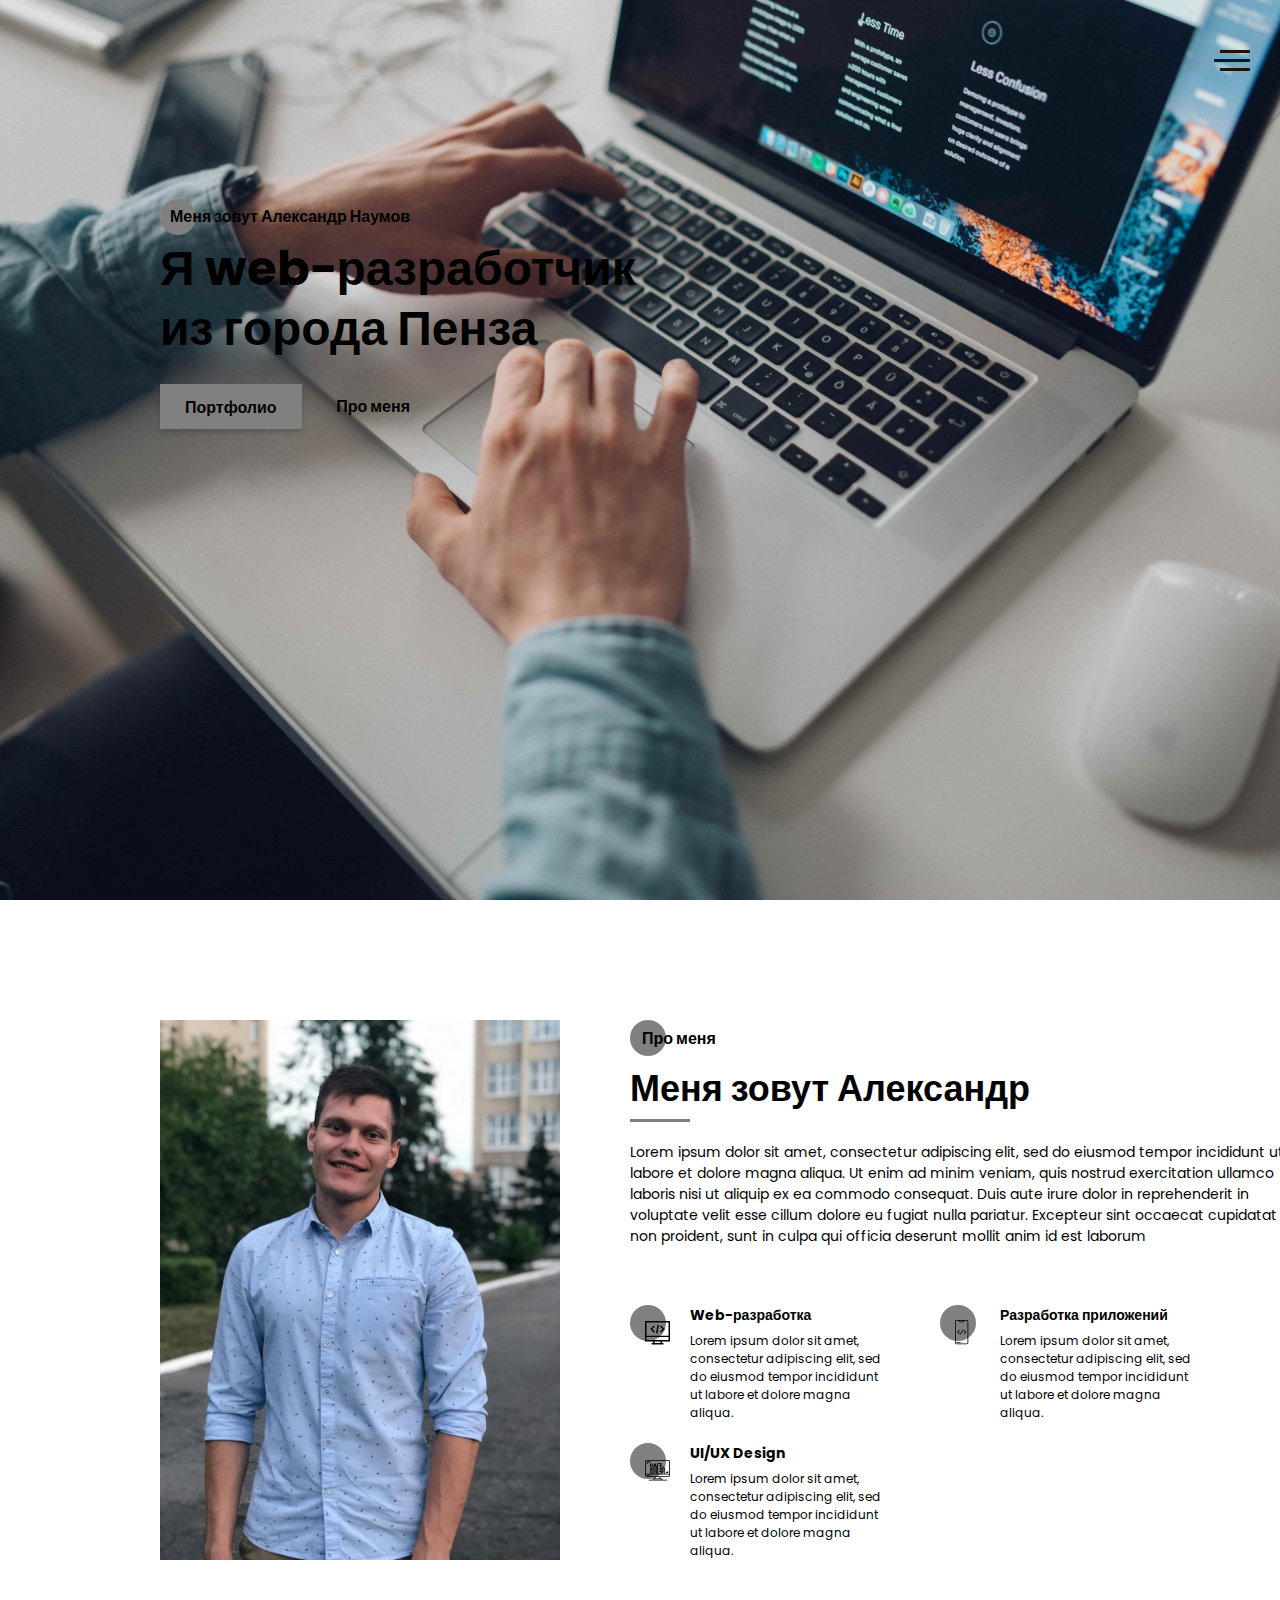
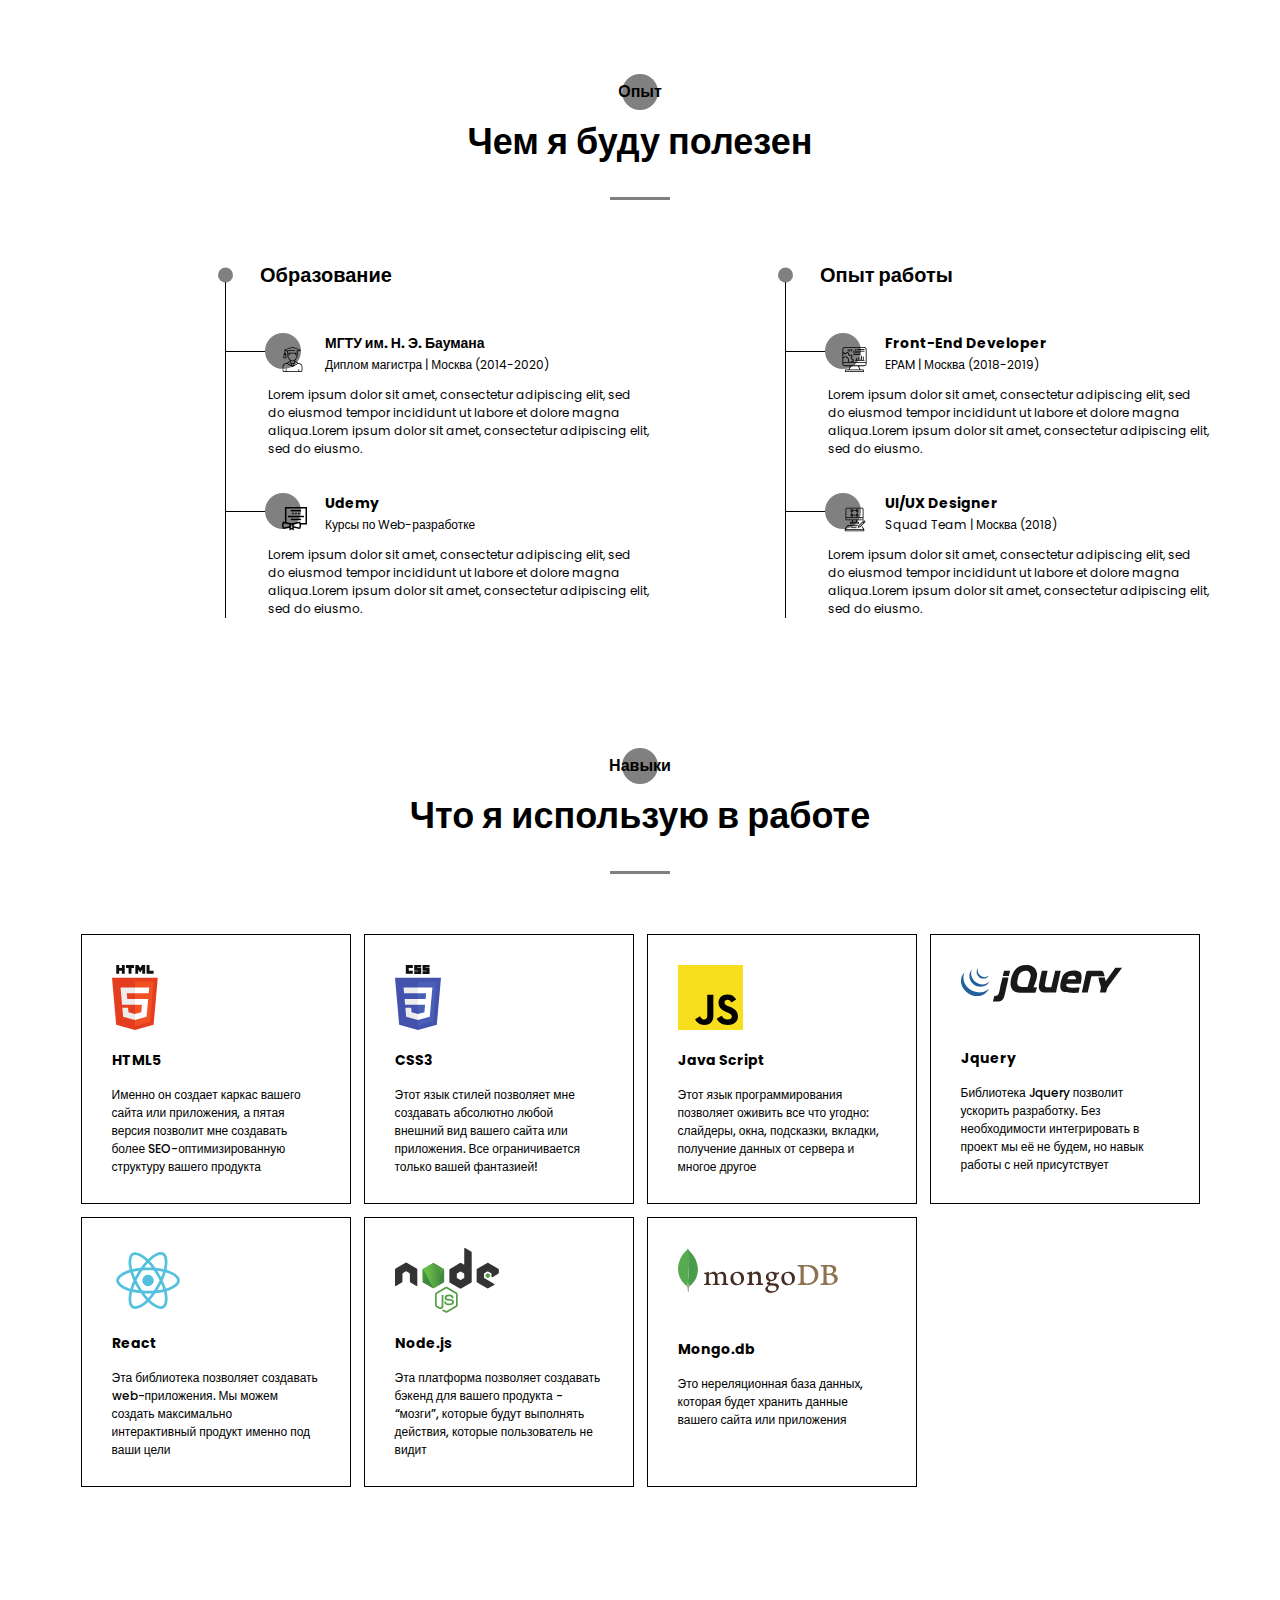
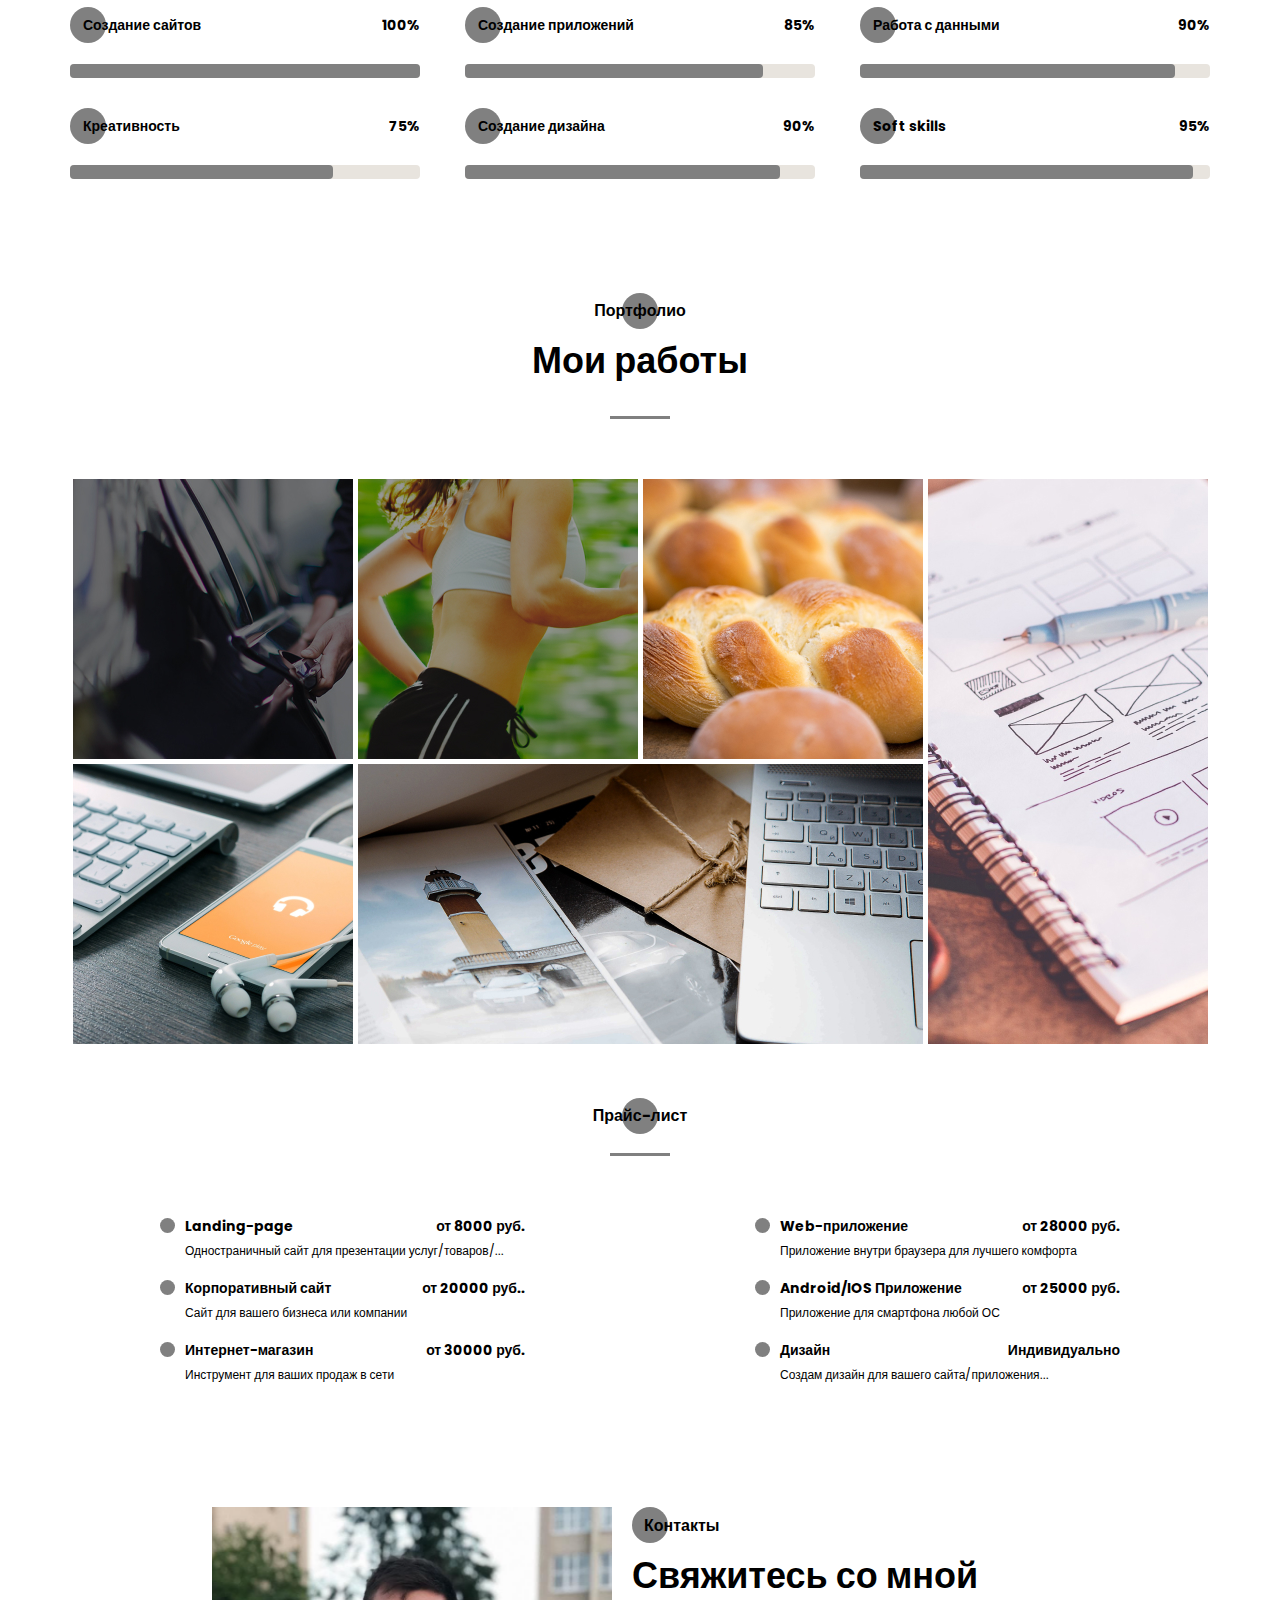
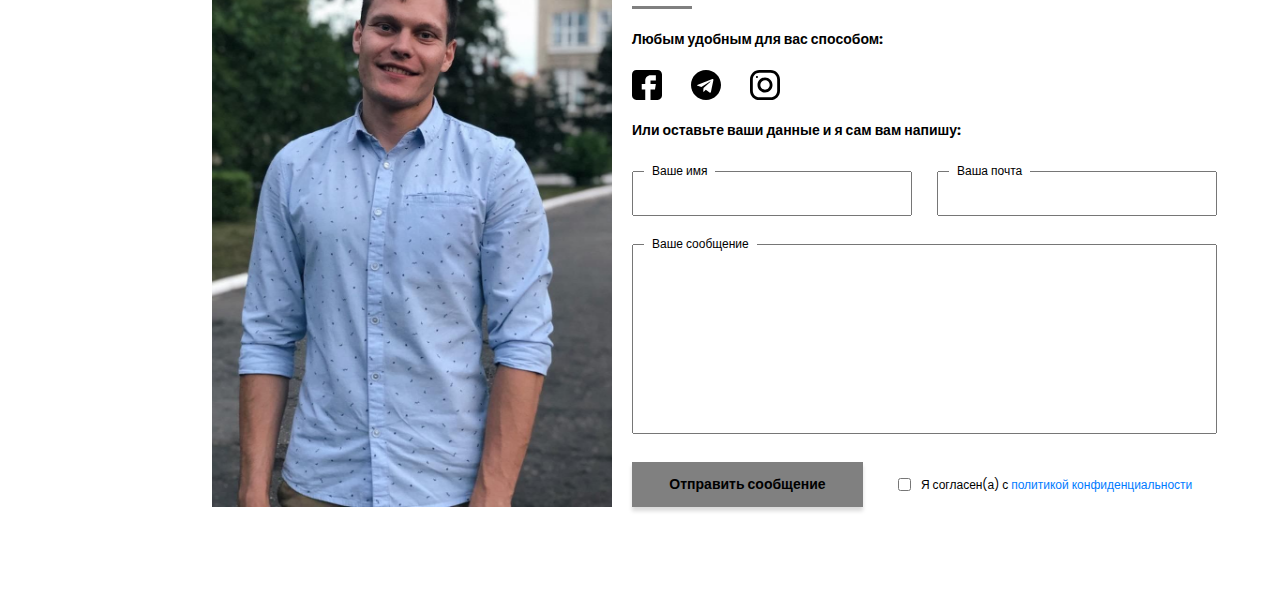
<file: index.html>
<!DOCTYPE html><html lang="ru"><head><meta charset="UTF-8"><meta name="viewport" content="width=device-width,initial-scale=1"><meta http-equiv="X-UA-Compatible" content="ie=edge"><title>Alexandr Naumov</title><meta name="title" content="Мое портфолио"><meta name="description" content="Здесь вы сможете ознакомиться с моими работами и узнать больше обо мне"><!-- Open Graph / Facebook --><meta property="og:type" content="website"><meta property="og:url" content="https://metatags.io/"><meta property="og:title" content="Мое портфолио"><meta property="og:description" content="Здесь вы сможете ознакомиться с моими работами и узнать больше обо мне"><meta property="og:image" content="https://metatags.io/assets/meta-tags-16a33a6a8531e519cc0936fbba0ad904e52d35f34a46c97a2c9f6f7dd7d336f2.png"><!-- Twitter --><meta property="twitter:card" content="summary_large_image"><meta property="twitter:url" content="https://metatags.io/"><meta property="twitter:title" content="Мое портфолио"><meta property="twitter:description" content="Здесь вы сможете ознакомиться с моими работами и узнать больше обо мне"><meta property="twitter:image" content="https://metatags.io/assets/meta-tags-16a33a6a8531e519cc0936fbba0ad904e52d35f34a46c97a2c9f6f7dd7d336f2.png"><!-- Favicon  --><link rel="apple-touch-icon" sizes="57x57" href="icons/favicon//apple-icon-57x57.png"><link rel="apple-touch-icon" sizes="60x60" href="icons/favicon//apple-icon-60x60.png"><link rel="apple-touch-icon" sizes="72x72" href="icons/favicon//apple-icon-72x72.png"><link rel="apple-touch-icon" sizes="76x76" href="icons/favicon//apple-icon-76x76.png"><link rel="apple-touch-icon" sizes="114x114" href="icons/favicon//apple-icon-114x114.png"><link rel="apple-touch-icon" sizes="120x120" href="icons/favicon//apple-icon-120x120.png"><link rel="apple-touch-icon" sizes="144x144" href="icons/favicon//apple-icon-144x144.png"><link rel="apple-touch-icon" sizes="152x152" href="icons/favicon//apple-icon-152x152.png"><link rel="apple-touch-icon" sizes="180x180" href="icons/favicon//apple-icon-180x180.png"><link rel="icon" type="image/png" sizes="192x192" href="icons/favicon//android-icon-192x192.png"><link rel="icon" type="image/png" sizes="32x32" href="icons/favicon//favicon-32x32.png"><link rel="icon" type="image/png" sizes="96x96" href="icons/favicon//favicon-96x96.png"><link rel="icon" type="image/png" sizes="16x16" href="icons/favicon//favicon-16x16.png"><link rel="manifest" href="icons/favicon//manifest.json"><meta name="msapplication-TileColor" content="#ffffff"><meta name="msapplication-TileImage" content="icons/favicon//ms-icon-144x144.png"><meta name="theme-color" content="#ffffff"><link rel="stylesheet" href="css/style.min.css"></head><body><aside class="sidepanel"><a href="#" class="sadepanel__link"><svg width="20" height="20" viewBox="0 0 20 20" fill="none" xmlns="http://www.w3.org/2000/svg"><path d="M-7.46167e-07 2.92969L-1.28061e-07 17.0703C-5.74539e-08 18.6856 1.31439 20 2.92969 20L17.0703 20C18.6856 20 20 18.6856 20 17.0703L20 11.1719L12.9297 11.1719L12.9297 13.5156L9.41406 13.5156L9.41406 11.1719L7.03125 11.1719C5.09262 11.1719 3.51562 9.59488 3.51562 7.65625L3.51562 4.10156L7.03125 4.10156L7.03125 7.65625L9.41406 7.65625L9.41406 4.10156L12.9297 4.6875L12.9297 7.65625L20 7.65625L20 2.92969C20 1.31439 18.6856 -8.16774e-07 17.0703 -7.46167e-07L2.92969 -1.28061e-07C1.31439 -5.74539e-08 -8.16774e-07 1.31439 -7.46167e-07 2.92969Z" fill="black"/></svg> </a><a href="#" class="sadepanel__link"><svg width="20" height="20" viewBox="0 0 20 20" fill="none" xmlns="http://www.w3.org/2000/svg"><path d="M-6.01032e-07 6.25L-2.73196e-07 13.75C-1.22337e-07 17.2012 2.79875 20 6.25 20L13.75 20C17.2013 20 20 17.2012 20 13.75L20 6.25C20 2.79875 17.2012 -7.51891e-07 13.75 -6.01032e-07L6.25 -2.73196e-07C2.79875 -1.22337e-07 -7.51891e-07 2.79875 -6.01032e-07 6.25ZM13.75 1.875C16.1625 1.875 18.125 3.8375 18.125 6.25L18.125 13.75C18.125 16.1625 16.1625 18.125 13.75 18.125L6.25 18.125C3.8375 18.125 1.875 16.1625 1.875 13.75L1.875 6.25C1.875 3.8375 3.8375 1.875 6.25 1.875L13.75 1.875Z" fill="black"/><path d="M5 10C5 12.7612 7.23875 15 10 15C12.7613 15 15 12.7612 15 10C15 7.23875 12.7612 5 10 5C7.23875 5 5 7.23875 5 10ZM13.125 10C13.125 11.7225 11.7225 13.125 10 13.125C8.27625 13.125 6.875 11.7225 6.875 10C6.875 8.2775 8.27625 6.875 10 6.875C11.7225 6.875 13.125 8.2775 13.125 10Z" fill="black"/><path d="M5.29123 4.625C5.29123 4.25704 4.99295 3.95875 4.62499 3.95875C4.25703 3.95875 3.95874 4.25704 3.95874 4.625C3.95874 4.99296 4.25703 5.29125 4.62499 5.29125C4.99295 5.29125 5.29123 4.99296 5.29123 4.625Z" fill="black"/></svg> </a><a href="#" class="sadepanel__link"><svg width="19" height="20" viewBox="0 0 19 20" fill="none" xmlns="http://www.w3.org/2000/svg"><path d="M-4.37114e-07 9.99951C-1.95608e-07 15.5245 4.36167 19.9995 9.74107 19.9995C14.0457 19.9995 17.6962 17.1345 18.9832 13.162C19.0749 12.662 18.7734 12.4787 18.5148 12.4787C18.2835 12.4787 17.6706 12.487 16.8585 12.4912C17.4459 15.2728 15.5517 15.8595 15.5517 15.8595C14.4274 16.3145 14.1267 16.972 14.1267 16.972C13.5228 17.8778 13.5352 16.902 13.5352 16.902C13.603 15.8978 14.5389 15.3703 14.5389 15.3703C16.0283 14.4787 15.5979 13.0295 15.3493 12.4578C14.719 12.3678 14.2903 12.1103 14.0466 11.8245C13.8029 14.0453 12.9652 16.3795 9.23304 16.3795C8.16988 16.3795 7.30085 15.992 6.61933 15.3503C6.37316 15.4628 5.3827 15.8003 4.04116 15.2628C4.04116 15.2628 3.78012 14.4253 5.03988 12.5128C4.82345 11.7128 4.71606 10.8628 4.7111 10.0128C4.71606 9.16284 4.82345 8.31285 5.03988 7.51284C3.78012 5.61285 4.04116 4.77535 4.04116 4.77535C5.3827 4.23785 6.37316 4.57534 6.61933 4.67535C7.30085 4.03785 8.16988 3.65035 9.23304 3.65035C12.9752 3.65035 13.7987 5.98784 14.0383 8.21284C14.3307 7.86284 14.928 7.53784 15.8408 7.53784C17.1444 7.53784 18.1918 7.55034 18.5082 7.55034C18.7635 7.55034 19.0683 7.37534 18.9708 6.86284C17.692 2.86201 14.0391 -0.000488895 9.74107 -0.000488707C4.36167 -0.000488472 -6.7851e-07 4.47701 -4.37114e-07 9.99951Z" fill="#212121"/></svg></a><div class="sidepanel__divider"></div><div class="sidepanel__text"><span>Социальные сети</span></div></aside><div class="menu"><div class="menu__block"><div class="menu__close"><svg width="29" height="30" viewBox="0 0 29 30" fill="none" xmlns="http://www.w3.org/2000/svg"><path d="M17.1568 14.5231L28.4489 3.23075C29.1837 2.49623 29.1837 1.30861 28.4489 0.574085C27.7144 -0.160437 26.5267 -0.160437 25.7922 0.574085L14.4998 11.8665L3.20781 0.574085C2.47295 -0.160437 1.28567 -0.160437 0.551149 0.574085C-0.183717 1.30861 -0.183717 2.49623 0.551149 3.23075L11.8432 14.5231L0.551149 25.8155C-0.183717 26.55 -0.183717 27.7376 0.551149 28.4721C0.917206 28.8385 1.39852 29.0226 1.87948 29.0226C2.36045 29.0226 2.84141 28.8385 3.20781 28.4721L14.4998 17.1798L25.7922 28.4721C26.1586 28.8385 26.6396 29.0226 27.1205 29.0226C27.6015 29.0226 28.0825 28.8385 28.4489 28.4721C29.1837 27.7376 29.1837 26.55 28.4489 25.8155L17.1568 14.5231Z" fill="black"/></svg></div><nav><ul class="menu__list"><li class="menu__link"><a href="#">ПРО МЕНЯ</a></li><li class="menu__link"><a href="#">МОЙ ОПЫТ</a></li><li class="menu__link"><a href="#">МОИ НАВЫКИ</a></li><li class="menu__link"><a href="#">МОИ РАБОТЫ</a></li><li class="menu__link"><a href="#">ПРАЙС-ЛИСТ</a></li><li class="menu__link"><a href="#">КОНТАКТЫ</a></li></ul></nav><div class="menu__social"><a href="#"><svg width="20" height="19" viewBox="0 0 20 19" fill="none" xmlns="http://www.w3.org/2000/svg"><path d="M10 0C4.475 0 0 4.36167 0 9.74107C0 14.0457 2.865 17.6962 6.8375 18.9832C7.3375 19.0749 7.52083 18.7734 7.52083 18.5148C7.52083 18.2835 7.5125 17.6706 7.50833 16.8585C4.72667 17.4459 4.14 15.5517 4.14 15.5517C3.685 14.4274 3.0275 14.1267 3.0275 14.1267C2.12167 13.5228 3.0975 13.5352 3.0975 13.5352C4.10167 13.603 4.62917 14.5389 4.62917 14.5389C5.52083 16.0283 6.97 15.5979 7.54167 15.3493C7.63167 14.719 7.88917 14.2903 8.175 14.0466C5.95417 13.8029 3.62 12.9652 3.62 9.23304C3.62 8.16988 4.0075 7.30085 4.64917 6.61934C4.53667 6.37317 4.19917 5.3827 4.73667 4.04116C4.73667 4.04116 5.57417 3.78012 7.48667 5.03988C8.28667 4.82345 9.13667 4.71606 9.98667 4.7111C10.8367 4.71606 11.6867 4.82345 12.4867 5.03988C14.3867 3.78012 15.2242 4.04116 15.2242 4.04116C15.7617 5.3827 15.4242 6.37317 15.3242 6.61934C15.9617 7.30085 16.3492 8.16988 16.3492 9.23304C16.3492 12.9752 14.0117 13.7987 11.7867 14.0383C12.1367 14.3307 12.4617 14.928 12.4617 15.8408C12.4617 17.1444 12.4492 18.1918 12.4492 18.5082C12.4492 18.7635 12.6242 19.0683 13.1367 18.9708C17.1375 17.692 20 14.0391 20 9.74107C20 4.36167 15.5225 0 10 0Z" fill="#212121"/></svg> </a><a href="#"><svg width="20" height="20" viewBox="0 0 20 20" fill="none" xmlns="http://www.w3.org/2000/svg"><path d="M13.7495 0L6.24951 0C2.79826 0 -0.000488281 2.79875 -0.000488281 6.25L-0.000488281 13.75C-0.000488281 17.2013 2.79826 20 6.24951 20L13.7495 20C17.2008 20 19.9995 17.2013 19.9995 13.75L19.9995 6.25C19.9995 2.79875 17.2008 0 13.7495 0ZM18.1245 13.75C18.1245 16.1625 16.162 18.125 13.7495 18.125L6.24951 18.125C3.83701 18.125 1.87451 16.1625 1.87451 13.75L1.87451 6.25C1.87451 3.8375 3.83701 1.875 6.24951 1.875L13.7495 1.875C16.162 1.875 18.1245 3.8375 18.1245 6.25L18.1245 13.75Z" fill="black"/><path d="M9.99951 5C7.23826 5 4.99951 7.23875 4.99951 10C4.99951 12.7613 7.23826 15 9.99951 15C12.7608 15 14.9995 12.7613 14.9995 10C14.9995 7.23875 12.7608 5 9.99951 5ZM9.99951 13.125C8.27701 13.125 6.87451 11.7225 6.87451 10C6.87451 8.27625 8.27701 6.875 9.99951 6.875C11.722 6.875 13.1245 8.27625 13.1245 10C13.1245 11.7225 11.722 13.125 9.99951 13.125Z" fill="black"/><path d="M15.3745 5.29123C15.7425 5.29123 16.0408 4.99295 16.0408 4.62499C16.0408 4.25703 15.7425 3.95874 15.3745 3.95874C15.0065 3.95874 14.7083 4.25703 14.7083 4.62499C14.7083 4.99295 15.0065 5.29123 15.3745 5.29123Z" fill="black"/></svg> </a><a href="#"><svg width="20" height="20" viewBox="0 0 20 20" fill="none" xmlns="http://www.w3.org/2000/svg"><path d="M17.0698 0L2.9292 0C1.3139 0 -0.000488281 1.31439 -0.000488281 2.92969L-0.000488281 17.0703C-0.000488281 18.6856 1.3139 20 2.9292 20L8.82764 20L8.82764 12.9297L6.48389 12.9297L6.48389 9.41406L8.82764 9.41406L8.82764 7.03125C8.82764 5.09262 10.4046 3.51563 12.3433 3.51563L15.8979 3.51563L15.8979 7.03125L12.3433 7.03125L12.3433 9.41406L15.8979 9.41406L15.312 12.9297L12.3433 12.9297L12.3433 20L17.0698 20C18.6851 20 19.9995 18.6856 19.9995 17.0703L19.9995 2.92969C19.9995 1.31439 18.6851 0 17.0698 0Z" fill="black"/></svg></a></div></div><div class="menu__overlay"></div></div><section class="promo"><div class="hamburger"><span></span> <span class="long"></span> <span></span></div><div class="container"><div class="title title_fz16 promo__subtitle">Меня зовут Александр Наумов</div><h1 class="title title_fz48 promo__title">Я web-разработчик из города Пенза</h1><div class="promo__btns"><a href="#" class="promo__link btn">Портфолио</a> <a href="#" class="promo__link">Про меня</a></div></div></section><section class="about"><div class="container"><div class="about__wrapper"><div class="about__photo"><img src="img/main_photo.jpg" alt="photo"></div><div class="about__descr"><h2 class="title title_fz16 about__title">Про меня</h2><div class="title title_fz36 about__subtitle">Меня зовут Александр</div><div class="divider"></div><div class="about__text">Lorem ipsum dolor sit amet, consectetur adipiscing elit, sed do eiusmod tempor incididunt ut labore et dolore magna aliqua. Ut enim ad minim veniam, quis nostrud exercitation ullamco laboris nisi ut aliquip ex ea commodo consequat. Duis aute irure dolor in reprehenderit in voluptate velit esse cillum dolore eu fugiat nulla pariatur. Excepteur sint occaecat cupidatat non proident, sunt in culpa qui officia deserunt mollit anim id est laborum</div></div><div class="about__skills"><div class="about__skills-item"><div class="about__skills-circle"><img src="icons/about_me/web_development.svg" alt="web-development"></div><div><div class="title title_fz14">Web-разработка</div><div class="about__skills-text">Lorem ipsum dolor sit amet, consectetur adipiscing elit, sed do eiusmod tempor incididunt ut labore et dolore magna aliqua.</div></div></div><div class="about__skills-item"><div class="about__skills-circle"><img src="icons/about_me/mobile_dev.svg" alt="mob-development"></div><div><div class="title title_fz14">Разработка приложений</div><div class="about__skills-text">Lorem ipsum dolor sit amet, consectetur adipiscing elit, sed do eiusmod tempor incididunt ut labore et dolore magna aliqua.</div></div></div><div class="about__skills-item"><div class="about__skills-circle"><img src="icons/about_me/design.svg" alt="design"></div><div><div class="title title_fz14">UI/UX Design</div><div class="about__skills-text">Lorem ipsum dolor sit amet, consectetur adipiscing elit, sed do eiusmod tempor incididunt ut labore et dolore magna aliqua.</div></div></div></div></div></div></section><section class="resume"><div class="container"><h2 class="title title_fz16 title__section-title">Опыт</h2><div class="title title_fz36 title__section-subtitle">Чем я буду полезен</div><div class="divider"></div><div class="resume__wrapper"><div class="resume__column"><h3 class="title title_fz20 resume__column-title">Образование</h3><ul><li><div class="resume__item"><div class="resume__item-head"><div class="resume__item-icon"><img src="icons/experience/university.svg" alt="university"></div><div class="title title_fz14">МГТУ им. Н. Э. Баумана</div><div class="resume__item-location">Диплом магистра | Москва (2014-2020)</div></div><div class="resume__item-body">Lorem ipsum dolor sit amet, consectetur adipiscing elit, sed do eiusmod tempor incididunt ut labore et dolore magna aliqua.Lorem ipsum dolor sit amet, consectetur adipiscing elit, sed do eiusmo.</div></div></li><li><div class="resume__item"><div class="resume__item-head"><div class="resume__item-icon"><img src="icons/experience/courses.svg" alt="courses"></div><div class="title title_fz14">Udemy</div><div class="resume__item-location">Курсы по Web-разработке</div></div><div class="resume__item-body">Lorem ipsum dolor sit amet, consectetur adipiscing elit, sed do eiusmod tempor incididunt ut labore et dolore magna aliqua.Lorem ipsum dolor sit amet, consectetur adipiscing elit, sed do eiusmo.</div></div></li></ul></div><div class="resume__column"><h3 class="title title_fz20 resume__column-title">Опыт работы</h3><ul><li><div class="resume__item"><div class="resume__item-head"><div class="resume__item-icon"><img src="icons/experience/developer.svg" alt="developer"></div><div class="title title_fz14">Front-End Developer</div><div class="resume__item-location">EPAM | Москва (2018-2019)</div></div><div class="resume__item-body">Lorem ipsum dolor sit amet, consectetur adipiscing elit, sed do eiusmod tempor incididunt ut labore et dolore magna aliqua.Lorem ipsum dolor sit amet, consectetur adipiscing elit, sed do eiusmo.</div></div></li><li><div class="resume__item"><div class="resume__item-head"><div class="resume__item-icon"><img src="icons/experience/designer.svg" alt="designer"></div><div class="title title_fz14">UI/UX Designer</div><div class="resume__item-location">Squad Team | Москва (2018)</div></div><div class="resume__item-body">Lorem ipsum dolor sit amet, consectetur adipiscing elit, sed do eiusmod tempor incididunt ut labore et dolore magna aliqua.Lorem ipsum dolor sit amet, consectetur adipiscing elit, sed do eiusmo.</div></div></li></ul></div></div></div></section><section class="skills"><div class="container"><h2 class="title title_fz16 title__section-title">Навыки</h2><div class="title title_fz36 title__section-subtitle">Что я использую в работе</div><div class="divider"></div><div class="skills__wrapper"><div class="skills__item"><div class="skills__item-img"><img src="icons/skills/html5.svg" alt="html5"></div><h2 class="title title_fz14 skills__item-title">HTML5</h2><div class="skills__item-descr">Именно он создает каркас вашего сайта или приложения, а пятая версия позволит мне создавать более SEO-оптимизированную структуру вашего продукта</div></div><div class="skills__item"><div class="skills__item-img"><img src="icons/skills/css3.svg" alt="css3"></div><h2 class="title title_fz14 skills__item-title">CSS3</h2><div class="skills__item-descr">Этот язык стилей позволяет мне создавать абсолютно любой внешний вид вашего сайта или приложения. Все ограничивается только вашей фантазией!</div></div><div class="skills__item"><div class="skills__item-img"><img src="icons/skills/js.svg" alt="js"></div><h2 class="title title_fz14 skills__item-title">Java Script</h2><div class="skills__item-descr">Этот язык программирования позволяет оживить все что угодно: слайдеры, окна, подсказки, вкладки, получение данных от сервера и многое другое</div></div><div class="skills__item"><div class="skills__item-img"><img src="icons/skills/jquery.svg" alt="Jquery"></div><h2 class="title title_fz14 skills__item-title skills__item-title_pt46px">Jquery</h2><div class="skills__item-descr">Библиотека Jquery позволит ускорить разработку. Без необходимости интегрировать в проект мы её не будем, но навык работы с ней присутствует</div></div><div class="skills__item"><div class="skills__item-img"><img src="icons/skills/react.svg" alt="React"></div><h2 class="title title_fz14 skills__item-title">React</h2><div class="skills__item-descr">Эта библиотека позволяет создавать web-приложения. Мы можем создать максимально интерактивный продукт именно под ваши цели</div></div><div class="skills__item"><div class="skills__item-img"><img src="icons/skills/node.js.svg" alt="Node.js"></div><h2 class="title title_fz14 skills__item-title">Node.js</h2><div class="skills__item-descr">Эта платформа позволяет создавать бэкенд для вашего продукта - “мозги”, которые будут выполнять действия, которые пользователь не видит</div></div><div class="skills__item"><div class="skills__item-img"><img src="icons/skills/mongo.db.svg" alt="Mongo.db"></div><h2 class="title title_fz14 skills__item-title skills__item-title_pt46px">Mongo.db</h2><div class="skills__item-descr">Это нереляционная база данных, которая будет хранить данные вашего сайта или приложения</div></div></div><div class="skills__wrapper2"><div class="skills__item2"><div class="skills__item2_wrap"><div class="skills__item2-title title title_fz14">Создание сайтов</div><div class="skills__item2-number title title_fz14">100%</div></div><div class="skills__item2-scale"><span></span></div></div><div class="skills__item2"><div class="skills__item2_wrap"><div class="skills__item2-title title title_fz14">Создание приложений</div><div class="skills__item2-number title title_fz14">85%</div></div><div class="skills__item2-scale"><span></span></div></div><div class="skills__item2"><div class="skills__item2_wrap"><div class="skills__item2-title title title_fz14">Работа с данными</div><div class="skills__item2-number title title_fz14">90%</div></div><div class="skills__item2-scale"><span></span></div></div><div class="skills__item2"><div class="skills__item2_wrap"><div class="skills__item2-title title title_fz14">Креативность</div><div class="skills__item2-number title title_fz14">75%</div></div><div class="skills__item2-scale"><span></span></div></div><div class="skills__item2"><div class="skills__item2_wrap"><div class="skills__item2-title title title_fz14">Создание дизайна</div><div class="skills__item2-number title title_fz14">90%</div></div><div class="skills__item2-scale"><span></span></div></div><div class="skills__item2"><div class="skills__item2_wrap"><div class="skills__item2-title title title_fz14">Soft skills</div><div class="skills__item2-number title title_fz14">95%</div></div><div class="skills__item2-scale"><span></span></div></div></div></div></section><section class="portfolio"><div class="container"><h2 class="title title_fz16 title__section-title">Портфолио</h2><div class="title title_fz36 title__section-subtitle">Мои работы</div><div class="divider"></div><div class="portfolio__wrapper"><a href="/uber" class="portfolio__item"><img src="img/works/uber.jpg" alt="uber"> </a><a href="/pulse" class="portfolio__item"><img src="img/works/pulse.jpg" alt="pulse"> </a><a href="#" class="portfolio__item"><img src="img/works/bread.jpg" alt="test"> </a><a href="#" class="portfolio__item vertical"><img src="img/works/plans.jpg" alt="test"> </a><a href="#" class="portfolio__item"><img src="img/works/ipad.jpg" alt="test"> </a><a href="#" class="portfolio__item horizonal"><img src="img/works/mac.jpg" alt="test"></a></div></div></section><section class="price-list"><div class="container"><h2 class="title title_fz16 title__section-title">Прайс-лист</h2><div class="divider"></div><div class="price-list__wrapper"><div class="price-list__item"><div class="price-list__service title title_fz14">Landing-page</div><div class="price-list__price title title_fz14">от 8000 руб.</div><div class="price-list__descr">Одностраничный сайт для презентации услуг/товаров/...</div></div><div class="price-list__item"><div class="price-list__service title title_fz14">Web-приложение</div><div class="price-list__price title title_fz14">от 28000 руб.</div><div class="price-list__descr">Приложение внутри браузера для лучшего комфорта</div></div><div class="price-list__item"><div class="price-list__service title title_fz14">Корпоративный сайт</div><div class="price-list__price title title_fz14">от 20000 руб..</div><div class="price-list__descr">Сайт для вашего бизнеса или компании</div></div><div class="price-list__item"><div class="price-list__service title title_fz14">Android/IOS Приложение</div><div class="price-list__price title title_fz14">от 25000 руб.</div><div class="price-list__descr">Приложение для смартфона любой ОС</div></div><div class="price-list__item"><div class="price-list__service title title_fz14">Интернет-магазин</div><div class="price-list__price title title_fz14">от 30000 руб.</div><div class="price-list__descr">Инструмент для ваших продаж в сети</div></div><div class="price-list__item"><div class="price-list__service title title_fz14">Дизайн</div><div class="price-list__price title title_fz14">Индивидуально</div><div class="price-list__descr">Создам дизайн для вашего сайта/приложения...</div></div></div></div></section><section class="contacts"><div class="container"><div class="contacts__wrapper"><div class="contacts__photo"><img src="img/main_photo.jpg" alt="photo"></div><div class="contacts__descr"><h2 class="title title_fz16 contacts__title">Контакты</h2><div class="title title_fz36 contacts__subtitle">Свяжитесь со мной</div><div class="divider"></div><div class="title title_fz14 contacts__text">Любым удобным для вас способом:</div><div class="contacts__social"><a href="#" class="contacts__link"><img src="icons/social/facebook1.svg" alt="facebook"> </a><a href="#" class="contacts__link"><img src="icons/social/telegram1.svg" alt="telegram"> </a><a href="#" class="contacts__link"><img src="icons/social/instagram1.svg" alt="instagram"></a></div><div class="title title_fz14 contacts__text">Или оставьте ваши данные и я сам вам напишу:</div><form action="#" class="contacts__form"><div class="contacts__input"><input required name="name" id="name" type="text"> <label for="name">Ваше имя</label></div><div class="contacts__input"><input required name="email" id="email" type="email"> <label for="email">Ваша почта</label></div><div class="contacts__textarea"><textarea name="text" id="text"></textarea> <label for="text">Ваше сообщение</label></div><div class="contacts__triggers"><button class="contacts__btn btn">Отправить сообщение</button><div class="contacts__policy"><input required type="checkbox"> <span>Я согласен(а) с <a href="/privacy.html">политикой конфиденциальности</a></span></div></div></form></div></div></div></section><script src="js/script.js"></script></body></html>
</file>
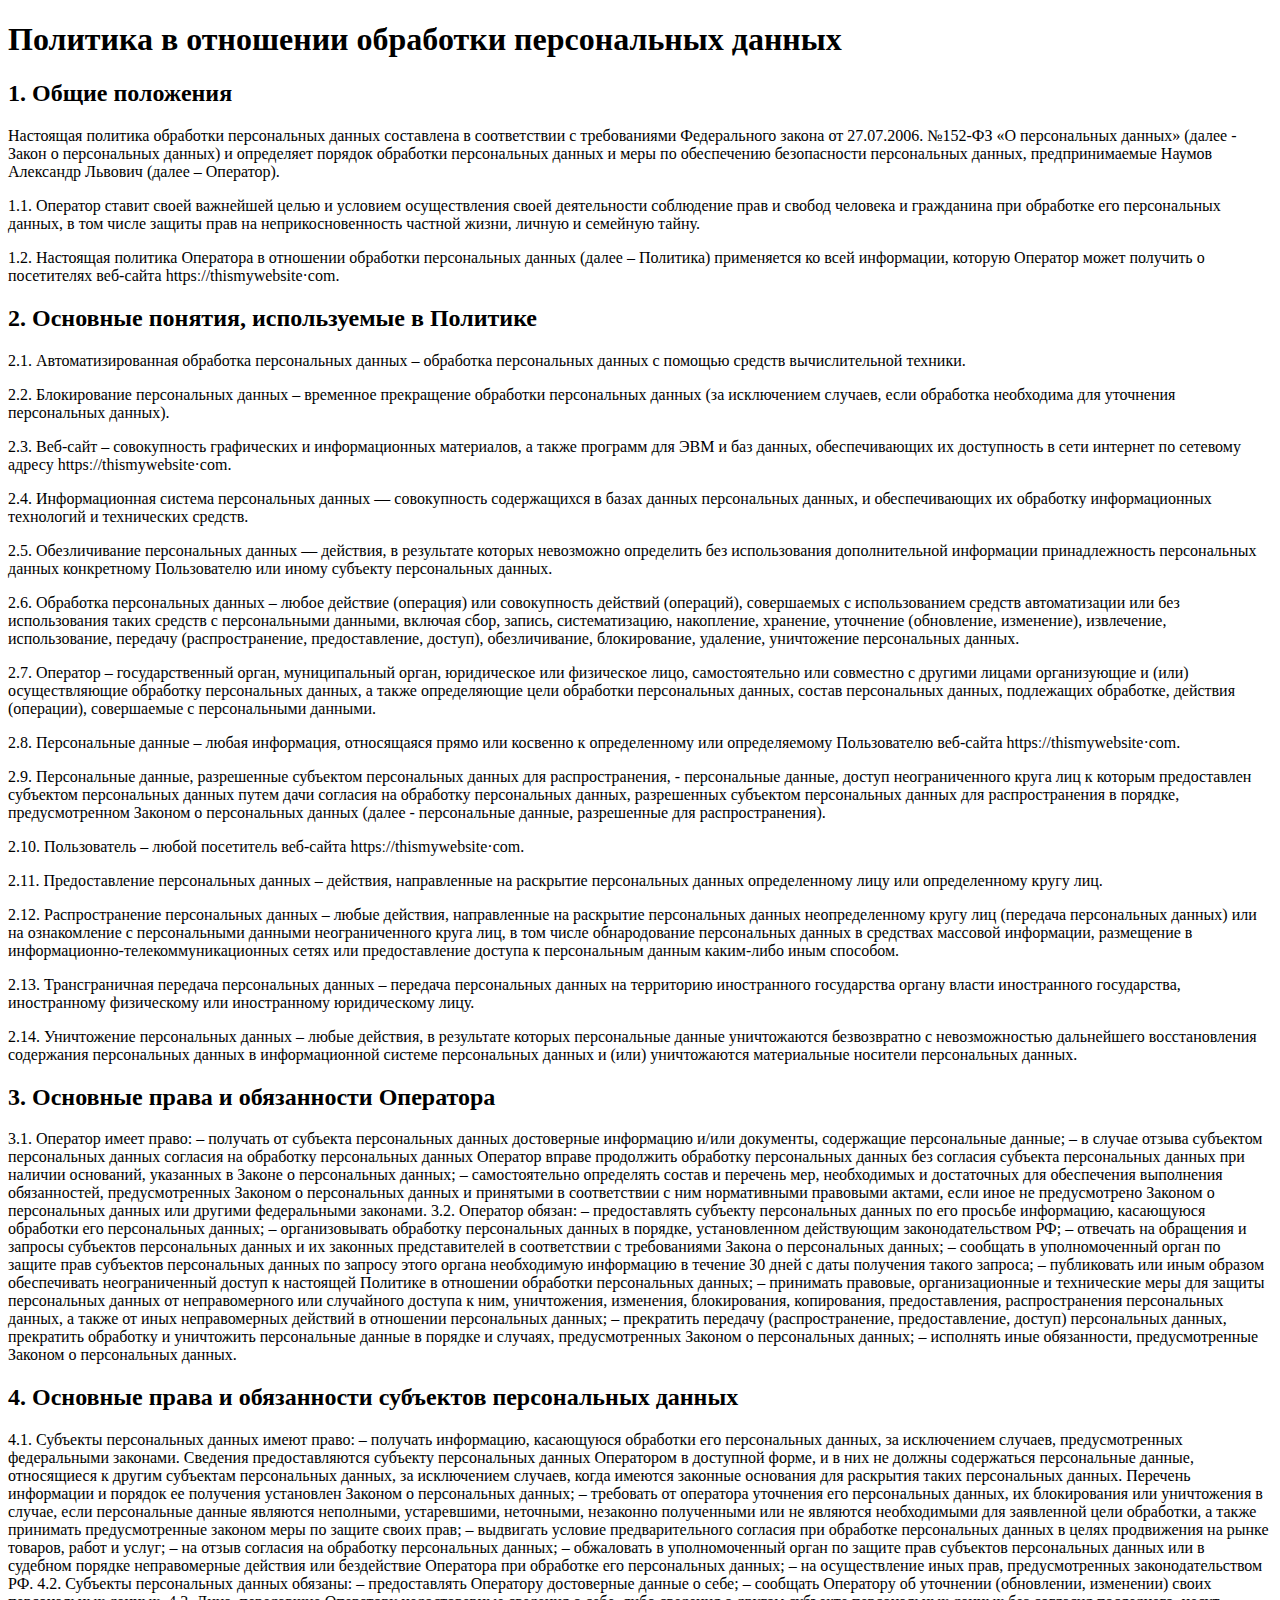
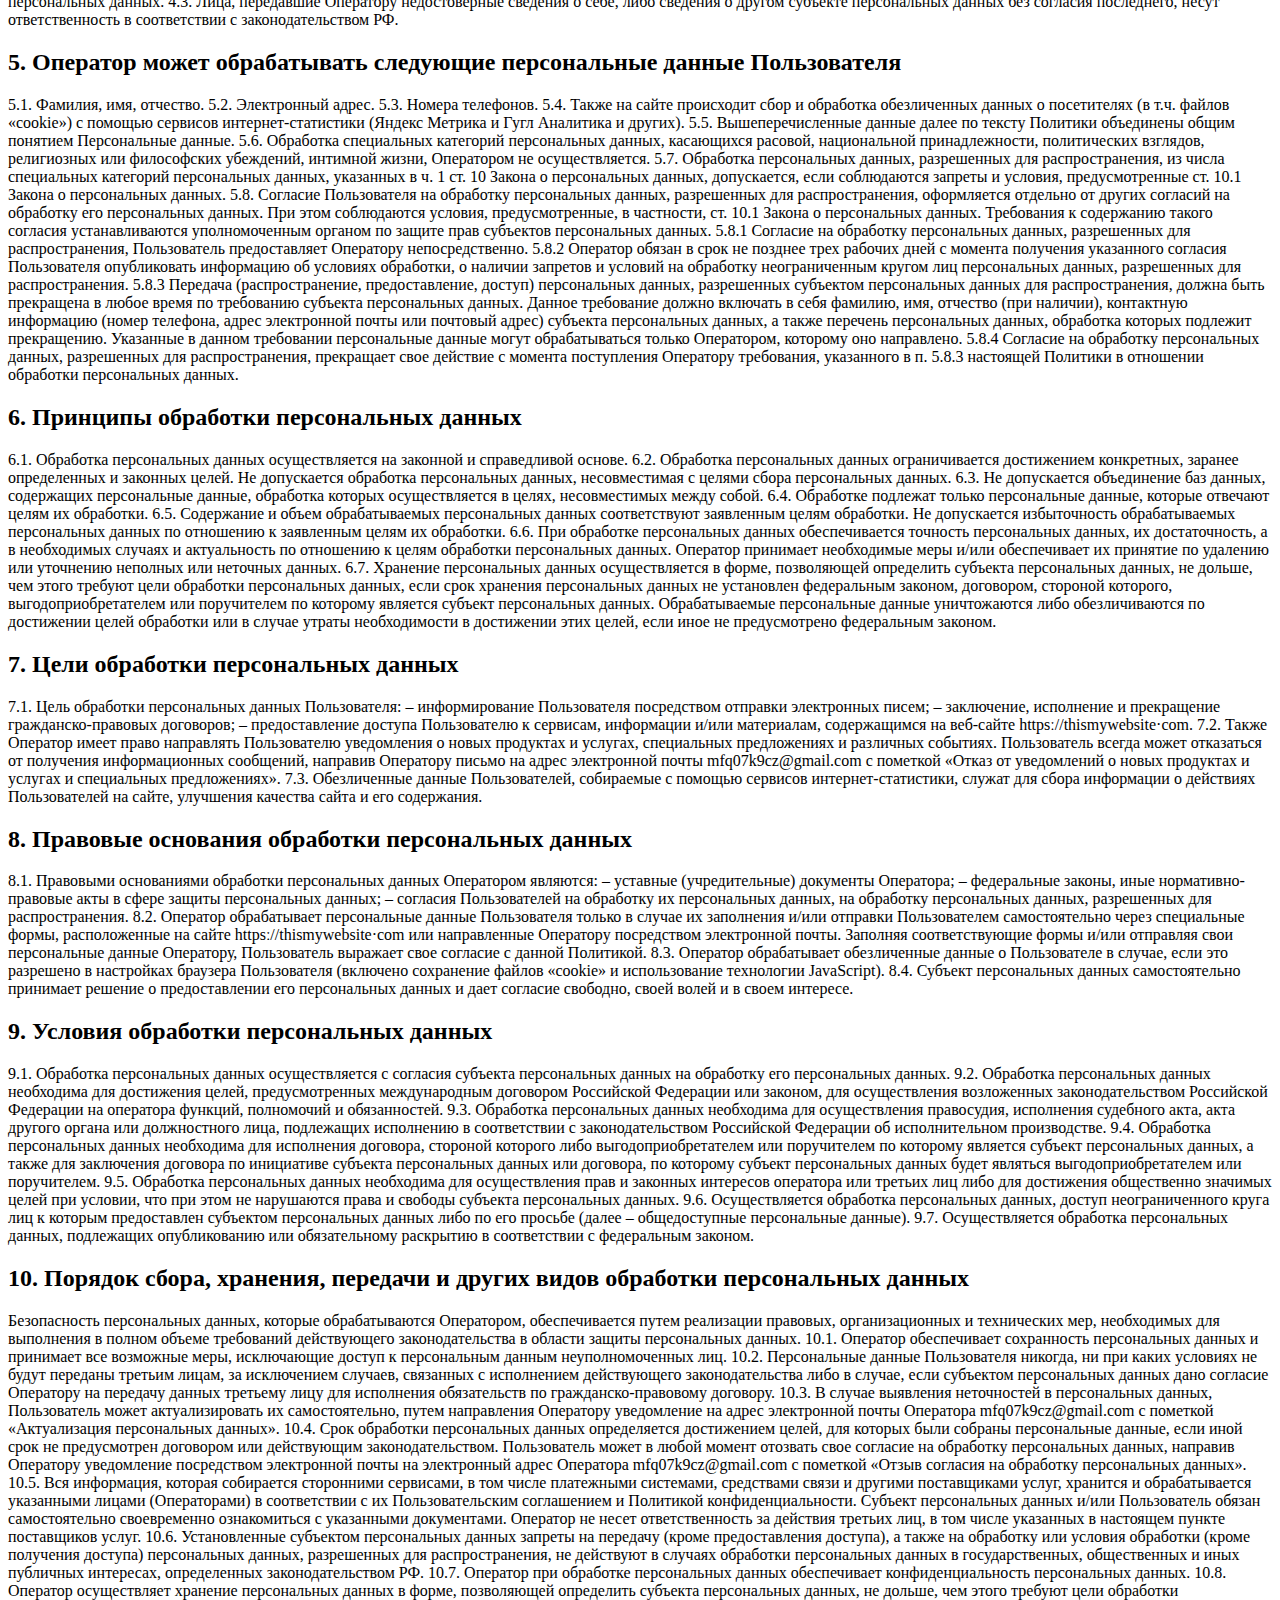
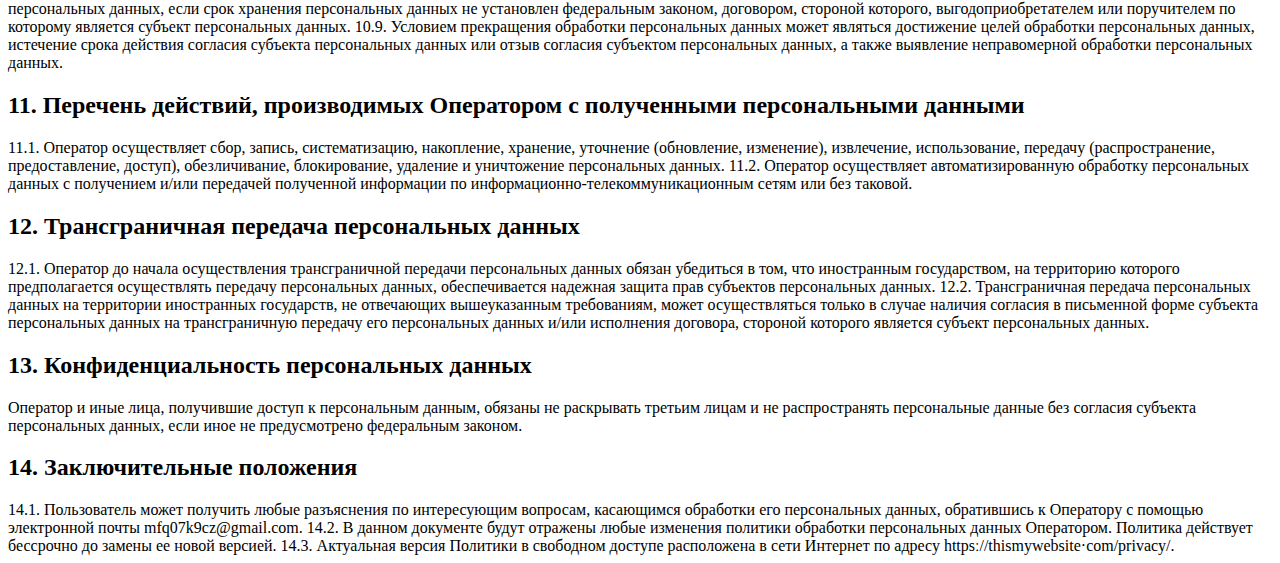
<file: privacy.html>
<!DOCTYPE html><html lang="en"><head><meta charset="UTF-8"><meta http-equiv="X-UA-Compatible" content="IE=edge"><meta name="viewport" content="width=device-width,initial-scale=1"><title>Policy</title><meta name="title" content="Политика конфиденциальности"><meta name="description" content="Здесь вы сможете ознакомиться с политикой конфиденциальности"><link rel="apple-touch-icon" sizes="57x57" href="icons/favicon//apple-icon-57x57.png"><link rel="apple-touch-icon" sizes="60x60" href="icons/favicon//apple-icon-60x60.png"><link rel="apple-touch-icon" sizes="72x72" href="icons/favicon//apple-icon-72x72.png"><link rel="apple-touch-icon" sizes="76x76" href="icons/favicon//apple-icon-76x76.png"><link rel="apple-touch-icon" sizes="114x114" href="icons/favicon//apple-icon-114x114.png"><link rel="apple-touch-icon" sizes="120x120" href="icons/favicon//apple-icon-120x120.png"><link rel="apple-touch-icon" sizes="144x144" href="icons/favicon//apple-icon-144x144.png"><link rel="apple-touch-icon" sizes="152x152" href="icons/favicon//apple-icon-152x152.png"><link rel="apple-touch-icon" sizes="180x180" href="icons/favicon//apple-icon-180x180.png"><link rel="icon" type="image/png" sizes="192x192" href="icons/favicon//android-icon-192x192.png"><link rel="icon" type="image/png" sizes="32x32" href="icons/favicon//favicon-32x32.png"><link rel="icon" type="image/png" sizes="96x96" href="icons/favicon//favicon-96x96.png"><link rel="icon" type="image/png" sizes="16x16" href="icons/favicon//favicon-16x16.png"><link rel="manifest" href="icons/favicon//manifest.json"><meta name="msapplication-TileColor" content="#ffffff"><meta name="msapplication-TileImage" content="icons/favicon//ms-icon-144x144.png"><meta name="theme-color" content="#ffffff"></head><body><h1>Политика в отношении обработки персональных данных</h1><h2>1. Общие положения</h2>Настоящая политика обработки персональных данных составлена в соответствии с требованиями Федерального закона от 27.07.2006. №152-ФЗ «О персональных данных» (далее - Закон о персональных данных) и определяет порядок обработки персональных данных и меры по обеспечению безопасности персональных данных, предпринимаемые Наумов Александр Львович (далее – Оператор).<p>1.1. Оператор ставит своей важнейшей целью и условием осуществления своей деятельности соблюдение прав и свобод человека и гражданина при обработке его персональных данных, в том числе защиты прав на неприкосновенность частной жизни, личную и семейную тайну.</p><p>1.2. Настоящая политика Оператора в отношении обработки персональных данных (далее – Политика) применяется ко всей информации, которую Оператор может получить о посетителях веб-сайта httpsː//thismywebsite·com.</p><h2>2. Основные понятия, используемые в Политике</h2><p>2.1. Автоматизированная обработка персональных данных – обработка персональных данных с помощью средств вычислительной техники.</p><p>2.2. Блокирование персональных данных – временное прекращение обработки персональных данных (за исключением случаев, если обработка необходима для уточнения персональных данных).</p><p>2.3. Веб-сайт – совокупность графических и информационных материалов, а также программ для ЭВМ и баз данных, обеспечивающих их доступность в сети интернет по сетевому адресу httpsː//thismywebsite·com.</p><p>2.4. Информационная система персональных данных — совокупность содержащихся в базах данных персональных данных, и обеспечивающих их обработку информационных технологий и технических средств.</p><p>2.5. Обезличивание персональных данных — действия, в результате которых невозможно определить без использования дополнительной информации принадлежность персональных данных конкретному Пользователю или иному субъекту персональных данных.</p><p>2.6. Обработка персональных данных – любое действие (операция) или совокупность действий (операций), совершаемых с использованием средств автоматизации или без использования таких средств с персональными данными, включая сбор, запись, систематизацию, накопление, хранение, уточнение (обновление, изменение), извлечение, использование, передачу (распространение, предоставление, доступ), обезличивание, блокирование, удаление, уничтожение персональных данных.</p><p>2.7. Оператор – государственный орган, муниципальный орган, юридическое или физическое лицо, самостоятельно или совместно с другими лицами организующие и (или) осуществляющие обработку персональных данных, а также определяющие цели обработки персональных данных, состав персональных данных, подлежащих обработке, действия (операции), совершаемые с персональными данными.</p><p>2.8. Персональные данные – любая информация, относящаяся прямо или косвенно к определенному или определяемому Пользователю веб-сайта httpsː//thismywebsite·com.</p><p>2.9. Персональные данные, разрешенные субъектом персональных данных для распространения, - персональные данные, доступ неограниченного круга лиц к которым предоставлен субъектом персональных данных путем дачи согласия на обработку персональных данных, разрешенных субъектом персональных данных для распространения в порядке, предусмотренном Законом о персональных данных (далее - персональные данные, разрешенные для распространения).</p><p>2.10. Пользователь – любой посетитель веб-сайта httpsː//thismywebsite·com.</p><p>2.11. Предоставление персональных данных – действия, направленные на раскрытие персональных данных определенному лицу или определенному кругу лиц.</p><p>2.12. Распространение персональных данных – любые действия, направленные на раскрытие персональных данных неопределенному кругу лиц (передача персональных данных) или на ознакомление с персональными данными неограниченного круга лиц, в том числе обнародование персональных данных в средствах массовой информации, размещение в информационно-телекоммуникационных сетях или предоставление доступа к персональным данным каким-либо иным способом.</p><p>2.13. Трансграничная передача персональных данных – передача персональных данных на территорию иностранного государства органу власти иностранного государства, иностранному физическому или иностранному юридическому лицу.</p><p>2.14. Уничтожение персональных данных – любые действия, в результате которых персональные данные уничтожаются безвозвратно с невозможностью дальнейшего восстановления содержания персональных данных в информационной системе персональных данных и (или) уничтожаются материальные носители персональных данных.</p><h2>3. Основные права и обязанности Оператора</h2>3.1. Оператор имеет право: – получать от субъекта персональных данных достоверные информацию и/или документы, содержащие персональные данные; – в случае отзыва субъектом персональных данных согласия на обработку персональных данных Оператор вправе продолжить обработку персональных данных без согласия субъекта персональных данных при наличии оснований, указанных в Законе о персональных данных; – самостоятельно определять состав и перечень мер, необходимых и достаточных для обеспечения выполнения обязанностей, предусмотренных Законом о персональных данных и принятыми в соответствии с ним нормативными правовыми актами, если иное не предусмотрено Законом о персональных данных или другими федеральными законами. 3.2. Оператор обязан: – предоставлять субъекту персональных данных по его просьбе информацию, касающуюся обработки его персональных данных; – организовывать обработку персональных данных в порядке, установленном действующим законодательством РФ; – отвечать на обращения и запросы субъектов персональных данных и их законных представителей в соответствии с требованиями Закона о персональных данных; – сообщать в уполномоченный орган по защите прав субъектов персональных данных по запросу этого органа необходимую информацию в течение 30 дней с даты получения такого запроса; – публиковать или иным образом обеспечивать неограниченный доступ к настоящей Политике в отношении обработки персональных данных; – принимать правовые, организационные и технические меры для защиты персональных данных от неправомерного или случайного доступа к ним, уничтожения, изменения, блокирования, копирования, предоставления, распространения персональных данных, а также от иных неправомерных действий в отношении персональных данных; – прекратить передачу (распространение, предоставление, доступ) персональных данных, прекратить обработку и уничтожить персональные данные в порядке и случаях, предусмотренных Законом о персональных данных; – исполнять иные обязанности, предусмотренные Законом о персональных данных.<h2>4. Основные права и обязанности субъектов персональных данных</h2>4.1. Субъекты персональных данных имеют право: – получать информацию, касающуюся обработки его персональных данных, за исключением случаев, предусмотренных федеральными законами. Сведения предоставляются субъекту персональных данных Оператором в доступной форме, и в них не должны содержаться персональные данные, относящиеся к другим субъектам персональных данных, за исключением случаев, когда имеются законные основания для раскрытия таких персональных данных. Перечень информации и порядок ее получения установлен Законом о персональных данных; – требовать от оператора уточнения его персональных данных, их блокирования или уничтожения в случае, если персональные данные являются неполными, устаревшими, неточными, незаконно полученными или не являются необходимыми для заявленной цели обработки, а также принимать предусмотренные законом меры по защите своих прав; – выдвигать условие предварительного согласия при обработке персональных данных в целях продвижения на рынке товаров, работ и услуг; – на отзыв согласия на обработку персональных данных; – обжаловать в уполномоченный орган по защите прав субъектов персональных данных или в судебном порядке неправомерные действия или бездействие Оператора при обработке его персональных данных; – на осуществление иных прав, предусмотренных законодательством РФ. 4.2. Субъекты персональных данных обязаны: – предоставлять Оператору достоверные данные о себе; – сообщать Оператору об уточнении (обновлении, изменении) своих персональных данных. 4.3. Лица, передавшие Оператору недостоверные сведения о себе, либо сведения о другом субъекте персональных данных без согласия последнего, несут ответственность в соответствии с законодательством РФ.<h2>5. Оператор может обрабатывать следующие персональные данные Пользователя</h2>5.1. Фамилия, имя, отчество. 5.2. Электронный адрес. 5.3. Номера телефонов. 5.4. Также на сайте происходит сбор и обработка обезличенных данных о посетителях (в т.ч. файлов «cookie») с помощью сервисов интернет-статистики (Яндекс Метрика и Гугл Аналитика и других). 5.5. Вышеперечисленные данные далее по тексту Политики объединены общим понятием Персональные данные. 5.6. Обработка специальных категорий персональных данных, касающихся расовой, национальной принадлежности, политических взглядов, религиозных или философских убеждений, интимной жизни, Оператором не осуществляется. 5.7. Обработка персональных данных, разрешенных для распространения, из числа специальных категорий персональных данных, указанных в ч. 1 ст. 10 Закона о персональных данных, допускается, если соблюдаются запреты и условия, предусмотренные ст. 10.1 Закона о персональных данных. 5.8. Согласие Пользователя на обработку персональных данных, разрешенных для распространения, оформляется отдельно от других согласий на обработку его персональных данных. При этом соблюдаются условия, предусмотренные, в частности, ст. 10.1 Закона о персональных данных. Требования к содержанию такого согласия устанавливаются уполномоченным органом по защите прав субъектов персональных данных. 5.8.1 Согласие на обработку персональных данных, разрешенных для распространения, Пользователь предоставляет Оператору непосредственно. 5.8.2 Оператор обязан в срок не позднее трех рабочих дней с момента получения указанного согласия Пользователя опубликовать информацию об условиях обработки, о наличии запретов и условий на обработку неограниченным кругом лиц персональных данных, разрешенных для распространения. 5.8.3 Передача (распространение, предоставление, доступ) персональных данных, разрешенных субъектом персональных данных для распространения, должна быть прекращена в любое время по требованию субъекта персональных данных. Данное требование должно включать в себя фамилию, имя, отчество (при наличии), контактную информацию (номер телефона, адрес электронной почты или почтовый адрес) субъекта персональных данных, а также перечень персональных данных, обработка которых подлежит прекращению. Указанные в данном требовании персональные данные могут обрабатываться только Оператором, которому оно направлено. 5.8.4 Согласие на обработку персональных данных, разрешенных для распространения, прекращает свое действие с момента поступления Оператору требования, указанного в п. 5.8.3 настоящей Политики в отношении обработки персональных данных.<h2>6. Принципы обработки персональных данных</h2>6.1. Обработка персональных данных осуществляется на законной и справедливой основе. 6.2. Обработка персональных данных ограничивается достижением конкретных, заранее определенных и законных целей. Не допускается обработка персональных данных, несовместимая с целями сбора персональных данных. 6.3. Не допускается объединение баз данных, содержащих персональные данные, обработка которых осуществляется в целях, несовместимых между собой. 6.4. Обработке подлежат только персональные данные, которые отвечают целям их обработки. 6.5. Содержание и объем обрабатываемых персональных данных соответствуют заявленным целям обработки. Не допускается избыточность обрабатываемых персональных данных по отношению к заявленным целям их обработки. 6.6. При обработке персональных данных обеспечивается точность персональных данных, их достаточность, а в необходимых случаях и актуальность по отношению к целям обработки персональных данных. Оператор принимает необходимые меры и/или обеспечивает их принятие по удалению или уточнению неполных или неточных данных. 6.7. Хранение персональных данных осуществляется в форме, позволяющей определить субъекта персональных данных, не дольше, чем этого требуют цели обработки персональных данных, если срок хранения персональных данных не установлен федеральным законом, договором, стороной которого, выгодоприобретателем или поручителем по которому является субъект персональных данных. Обрабатываемые персональные данные уничтожаются либо обезличиваются по достижении целей обработки или в случае утраты необходимости в достижении этих целей, если иное не предусмотрено федеральным законом.<h2>7. Цели обработки персональных данных</h2>7.1. Цель обработки персональных данных Пользователя: – информирование Пользователя посредством отправки электронных писем; – заключение, исполнение и прекращение гражданско-правовых договоров; – предоставление доступа Пользователю к сервисам, информации и/или материалам, содержащимся на веб-сайте httpsː//thismywebsite·com. 7.2. Также Оператор имеет право направлять Пользователю уведомления о новых продуктах и услугах, специальных предложениях и различных событиях. Пользователь всегда может отказаться от получения информационных сообщений, направив Оператору письмо на адрес электронной почты mfq07k9cz@gmail.com с пометкой «Отказ от уведомлений о новых продуктах и услугах и специальных предложениях». 7.3. Обезличенные данные Пользователей, собираемые с помощью сервисов интернет-статистики, служат для сбора информации о действиях Пользователей на сайте, улучшения качества сайта и его содержания.<h2>8. Правовые основания обработки персональных данных</h2>8.1. Правовыми основаниями обработки персональных данных Оператором являются: – уставные (учредительные) документы Оператора; – федеральные законы, иные нормативно-правовые акты в сфере защиты персональных данных; – согласия Пользователей на обработку их персональных данных, на обработку персональных данных, разрешенных для распространения. 8.2. Оператор обрабатывает персональные данные Пользователя только в случае их заполнения и/или отправки Пользователем самостоятельно через специальные формы, расположенные на сайте httpsː//thismywebsite·com или направленные Оператору посредством электронной почты. Заполняя соответствующие формы и/или отправляя свои персональные данные Оператору, Пользователь выражает свое согласие с данной Политикой. 8.3. Оператор обрабатывает обезличенные данные о Пользователе в случае, если это разрешено в настройках браузера Пользователя (включено сохранение файлов «cookie» и использование технологии JavaScript). 8.4. Субъект персональных данных самостоятельно принимает решение о предоставлении его персональных данных и дает согласие свободно, своей волей и в своем интересе.<h2>9. Условия обработки персональных данных</h2>9.1. Обработка персональных данных осуществляется с согласия субъекта персональных данных на обработку его персональных данных. 9.2. Обработка персональных данных необходима для достижения целей, предусмотренных международным договором Российской Федерации или законом, для осуществления возложенных законодательством Российской Федерации на оператора функций, полномочий и обязанностей. 9.3. Обработка персональных данных необходима для осуществления правосудия, исполнения судебного акта, акта другого органа или должностного лица, подлежащих исполнению в соответствии с законодательством Российской Федерации об исполнительном производстве. 9.4. Обработка персональных данных необходима для исполнения договора, стороной которого либо выгодоприобретателем или поручителем по которому является субъект персональных данных, а также для заключения договора по инициативе субъекта персональных данных или договора, по которому субъект персональных данных будет являться выгодоприобретателем или поручителем. 9.5. Обработка персональных данных необходима для осуществления прав и законных интересов оператора или третьих лиц либо для достижения общественно значимых целей при условии, что при этом не нарушаются права и свободы субъекта персональных данных. 9.6. Осуществляется обработка персональных данных, доступ неограниченного круга лиц к которым предоставлен субъектом персональных данных либо по его просьбе (далее – общедоступные персональные данные). 9.7. Осуществляется обработка персональных данных, подлежащих опубликованию или обязательному раскрытию в соответствии с федеральным законом.<h2>10. Порядок сбора, хранения, передачи и других видов обработки персональных данных</h2>Безопасность персональных данных, которые обрабатываются Оператором, обеспечивается путем реализации правовых, организационных и технических мер, необходимых для выполнения в полном объеме требований действующего законодательства в области защиты персональных данных. 10.1. Оператор обеспечивает сохранность персональных данных и принимает все возможные меры, исключающие доступ к персональным данным неуполномоченных лиц. 10.2. Персональные данные Пользователя никогда, ни при каких условиях не будут переданы третьим лицам, за исключением случаев, связанных с исполнением действующего законодательства либо в случае, если субъектом персональных данных дано согласие Оператору на передачу данных третьему лицу для исполнения обязательств по гражданско-правовому договору. 10.3. В случае выявления неточностей в персональных данных, Пользователь может актуализировать их самостоятельно, путем направления Оператору уведомление на адрес электронной почты Оператора mfq07k9cz@gmail.com с пометкой «Актуализация персональных данных». 10.4. Срок обработки персональных данных определяется достижением целей, для которых были собраны персональные данные, если иной срок не предусмотрен договором или действующим законодательством. Пользователь может в любой момент отозвать свое согласие на обработку персональных данных, направив Оператору уведомление посредством электронной почты на электронный адрес Оператора mfq07k9cz@gmail.com с пометкой «Отзыв согласия на обработку персональных данных». 10.5. Вся информация, которая собирается сторонними сервисами, в том числе платежными системами, средствами связи и другими поставщиками услуг, хранится и обрабатывается указанными лицами (Операторами) в соответствии с их Пользовательским соглашением и Политикой конфиденциальности. Субъект персональных данных и/или Пользователь обязан самостоятельно своевременно ознакомиться с указанными документами. Оператор не несет ответственность за действия третьих лиц, в том числе указанных в настоящем пункте поставщиков услуг. 10.6. Установленные субъектом персональных данных запреты на передачу (кроме предоставления доступа), а также на обработку или условия обработки (кроме получения доступа) персональных данных, разрешенных для распространения, не действуют в случаях обработки персональных данных в государственных, общественных и иных публичных интересах, определенных законодательством РФ. 10.7. Оператор при обработке персональных данных обеспечивает конфиденциальность персональных данных. 10.8. Оператор осуществляет хранение персональных данных в форме, позволяющей определить субъекта персональных данных, не дольше, чем этого требуют цели обработки персональных данных, если срок хранения персональных данных не установлен федеральным законом, договором, стороной которого, выгодоприобретателем или поручителем по которому является субъект персональных данных. 10.9. Условием прекращения обработки персональных данных может являться достижение целей обработки персональных данных, истечение срока действия согласия субъекта персональных данных или отзыв согласия субъектом персональных данных, а также выявление неправомерной обработки персональных данных.<h2>11. Перечень действий, производимых Оператором с полученными персональными данными</h2>11.1. Оператор осуществляет сбор, запись, систематизацию, накопление, хранение, уточнение (обновление, изменение), извлечение, использование, передачу (распространение, предоставление, доступ), обезличивание, блокирование, удаление и уничтожение персональных данных. 11.2. Оператор осуществляет автоматизированную обработку персональных данных с получением и/или передачей полученной информации по информационно-телекоммуникационным сетям или без таковой.<h2>12. Трансграничная передача персональных данных</h2>12.1. Оператор до начала осуществления трансграничной передачи персональных данных обязан убедиться в том, что иностранным государством, на территорию которого предполагается осуществлять передачу персональных данных, обеспечивается надежная защита прав субъектов персональных данных. 12.2. Трансграничная передача персональных данных на территории иностранных государств, не отвечающих вышеуказанным требованиям, может осуществляться только в случае наличия согласия в письменной форме субъекта персональных данных на трансграничную передачу его персональных данных и/или исполнения договора, стороной которого является субъект персональных данных.<h2>13. Конфиденциальность персональных данных</h2>Оператор и иные лица, получившие доступ к персональным данным, обязаны не раскрывать третьим лицам и не распространять персональные данные без согласия субъекта персональных данных, если иное не предусмотрено федеральным законом.<h2>14. Заключительные положения</h2>14.1. Пользователь может получить любые разъяснения по интересующим вопросам, касающимся обработки его персональных данных, обратившись к Оператору с помощью электронной почты mfq07k9cz@gmail.com. 14.2. В данном документе будут отражены любые изменения политики обработки персональных данных Оператором. Политика действует бессрочно до замены ее новой версией. 14.3. Актуальная версия Политики в свободном доступе расположена в сети Интернет по адресу httpsː//thismywebsite·com/privacy/.</body></html>
</file>
<file: css/style.min.css>
/*!
 * Bootstrap Reboot v4.3.1 (https://getbootstrap.com/)
 * Copyright 2011-2019 The Bootstrap Authors
 * Copyright 2011-2019 Twitter, Inc.
 * Licensed under MIT (https://github.com/twbs/bootstrap/blob/master/LICENSE)
 * Forked from Normalize.css, licensed MIT (https://github.com/necolas/normalize.css/blob/master/LICENSE.md)
 */@import url(https://fonts.googleapis.com/css2?family=Poppins:wght@500;700&display=swap);*,::after,::before{box-sizing:border-box}html{font-family:sans-serif;line-height:1.15;-webkit-text-size-adjust:100%;-webkit-tap-highlight-color:transparent}article,aside,figcaption,figure,footer,header,hgroup,main,nav,section{display:block}body{margin:0;font-family:-apple-system,BlinkMacSystemFont,"Segoe UI",Roboto,"Helvetica Neue",Arial,"Noto Sans",sans-serif,"Apple Color Emoji","Segoe UI Emoji","Segoe UI Symbol","Noto Color Emoji";font-size:1rem;font-weight:400;line-height:1.5;color:#212529;text-align:left;background-color:#fff}[tabindex="-1"]:focus{outline:0!important}hr{box-sizing:content-box;height:0;overflow:visible}h1,h2,h3,h4,h5,h6{margin-top:0;margin-bottom:.5rem}p{margin-top:0;margin-bottom:1rem}abbr[data-original-title],abbr[title]{text-decoration:underline;-webkit-text-decoration:underline dotted;text-decoration:underline dotted;cursor:help;border-bottom:0;-webkit-text-decoration-skip-ink:none;text-decoration-skip-ink:none}address{margin-bottom:1rem;font-style:normal;line-height:inherit}dl,ol,ul{margin-top:0;margin-bottom:1rem}ol ol,ol ul,ul ol,ul ul{margin-bottom:0}dt{font-weight:700}dd{margin-bottom:.5rem;margin-left:0}blockquote{margin:0 0 1rem}b,strong{font-weight:bolder}small{font-size:80%}sub,sup{position:relative;font-size:75%;line-height:0;vertical-align:baseline}sub{bottom:-.25em}sup{top:-.5em}a{color:#007bff;text-decoration:none;background-color:transparent}a:hover{color:#0056b3;text-decoration:underline}a:not([href]):not([tabindex]){color:inherit;text-decoration:none}a:not([href]):not([tabindex]):focus,a:not([href]):not([tabindex]):hover{color:inherit;text-decoration:none}a:not([href]):not([tabindex]):focus{outline:0}code,kbd,pre,samp{font-family:SFMono-Regular,Menlo,Monaco,Consolas,"Liberation Mono","Courier New",monospace;font-size:1em}pre{margin-top:0;margin-bottom:1rem;overflow:auto}figure{margin:0 0 1rem}img{vertical-align:middle;border-style:none}svg{overflow:hidden;vertical-align:middle}table{border-collapse:collapse}caption{padding-top:.75rem;padding-bottom:.75rem;color:#6c757d;text-align:left;caption-side:bottom}th{text-align:inherit}label{display:inline-block;margin-bottom:.5rem}button{border-radius:0}button:focus{outline:1px dotted;outline:5px auto -webkit-focus-ring-color}button,input,optgroup,select,textarea{margin:0;font-family:inherit;font-size:inherit;line-height:inherit}button,input{overflow:visible}button,select{text-transform:none}select{word-wrap:normal}[type=button],[type=reset],[type=submit],button{-webkit-appearance:button}[type=button]:not(:disabled),[type=reset]:not(:disabled),[type=submit]:not(:disabled),button:not(:disabled){cursor:pointer}[type=button]::-moz-focus-inner,[type=reset]::-moz-focus-inner,[type=submit]::-moz-focus-inner,button::-moz-focus-inner{padding:0;border-style:none}input[type=checkbox],input[type=radio]{box-sizing:border-box;padding:0}input[type=date],input[type=datetime-local],input[type=month],input[type=time]{-webkit-appearance:listbox}textarea{overflow:auto;resize:vertical}fieldset{min-width:0;padding:0;margin:0;border:0}legend{display:block;width:100%;max-width:100%;padding:0;margin-bottom:.5rem;font-size:1.5rem;line-height:inherit;color:inherit;white-space:normal}progress{vertical-align:baseline}[type=number]::-webkit-inner-spin-button,[type=number]::-webkit-outer-spin-button{height:auto}[type=search]{outline-offset:-2px;-webkit-appearance:none}[type=search]::-webkit-search-decoration{-webkit-appearance:none}::-webkit-file-upload-button{font:inherit;-webkit-appearance:button}output{display:inline-block}summary{display:list-item;cursor:pointer}template{display:none}[hidden]{display:none!important}*{font-family:Poppins,sans-serif;margin:0;padding:0;color:#000}.container{width:1140px;margin:0 auto}.divider{width:60px;height:3px;background-color:grey;margin:25px auto 0 auto}.promo{min-height:100vh;position:relative;padding-top:205px;background:url(../img/main__bg.jpg) no-repeat 50%/cover}.promo__subtitle{position:relative;padding-left:10px;z-index:2}.promo__subtitle:before{content:'';position:absolute;width:36px;height:36px;z-index:-1;top:-25%;left:0;border-radius:100%;background:grey}.promo__title{width:535px;margin-top:10px}.promo__btns{margin-top:25px;display:flex;align-items:center;justify-content:space-between;width:250px}.promo__link{font-weight:700;color:#000}.promo__link:hover{color:#000;text-decoration:none}.title{font-weight:700;font-size:36px;line-height:60px}.title_fz14{font-size:14px;line-height:21px}.title_fz16{font-size:16px;line-height:24px}.title_fz20{font-size:20px;line-height:30px}.title_fz36{font-size:36px}.title_fz48{font-size:48px}.title__section-title{position:relative;text-align:center}.title__section-title:before{content:'';position:absolute;width:36px;height:36px;z-index:-1;top:-25%;left:0;border-radius:100%;background:grey}.title__section-title:before{top:-6px;left:50%;transform:translateX(-50%)}.title__section-subtitle{text-align:center}.btn{height:45px;background:grey;padding:12px 25px;box-shadow:0 4px 4px rgba(0,0,0,.15);transition:all .6s}.sidepanel{position:fixed;display:flex;flex-direction:column;justify-content:space-between;align-items:center;height:340px;z-index:3;top:230px;left:50px}.sidepanel__divider{height:70px;width:2px;border:2px solid #000}.sidepanel__text{height:150px;width:25px;font-weight:700;font-size:16px}.sidepanel__text span{transform:rotate(-90deg) translate(-35%,-260%);display:block;width:150px}.hamburger{position:absolute;top:50px;right:30px;height:21px;display:flex;flex-direction:column;justify-content:space-between;align-items:flex-end;cursor:pointer}.hamburger span{display:block;width:30px;height:3px;background:#151812}.hamburger span.long{width:36px}.menu{position:fixed;top:0;left:-100%;width:100%;height:100vh;z-index:10;visibility:hidden;opacity:0;transition:all .6s}.menu.active{visibility:visible;left:0;opacity:1}.menu__block{position:relative;width:345px;height:100%;transition:all .6s;padding-top:140px;padding-left:40px;background:#fff;z-index:10}.menu__close{position:absolute;top:25px;right:25px;cursor:pointer}.menu__list{list-style-type:none;padding-left:35px}.menu__link{position:relative;font-weight:700;font-size:24px;line-height:36px;margin-bottom:15px}.menu__link:before{content:'';position:absolute;left:-35px;top:10px;width:15px;height:15px;border-radius:100%;border:1px solid #000;transition:all .6s}.menu__link:hover:before{background-color:#000}.menu__link a{color:#000}.menu__social{position:absolute;bottom:50px;left:50%;transform:translateX(-50%);display:flex;justify-content:space-between;align-items:center;width:90px}.menu__overlay{position:fixed;top:0;left:0;width:100%;height:100%;background-color:#000;opacity:.75}.about{padding-top:120px}.about__wrapper{display:grid;grid-template-columns:400px 670px;grid-template-rows:minmax(245px,auto) minmax(255px,auto);grid-auto-rows:minmax(245px,auto);-moz-column-gap:70px;column-gap:70px;row-gap:40px}.about__photo{grid-row:1/3}.about__photo img{width:100%;height:100%;-o-object-fit:cover;object-fit:cover}.about__descr{padding-top:6px}.about__descr .divider{margin:0}.about__title{position:relative;padding:1px 0 0 12px}.about__title:before{content:'';position:absolute;width:36px;height:36px;z-index:-1;top:-25%;left:0;border-radius:100%;background:grey}.about__text{margin-top:20px;font-size:14px;line-height:21px}.about__skills{display:grid;grid-template:repeat(2,minmax(115px,auto))/repeat(2,260px);grid-auto-rows:1fr;-moz-column-gap:50px;column-gap:50px;row-gap:20px}.about__skills-item{display:grid;grid-template-columns:40px 200px;-moz-column-gap:20px;column-gap:20px}.about__skills-circle{position:relative;padding:15px 0 0 15px}.about__skills-circle:before{content:'';position:absolute;width:36px;height:36px;z-index:-1;top:-25%;left:0;border-radius:100%;background:grey}.about__skills-circle:before{top:0}.about__skills-text{margin-top:6px;font-size:12px;line-height:18px}.resume{padding-top:120px}.resume__wrapper{padding:60px 65px 0 65px;display:grid;grid-template-columns:repeat(2,425px);-moz-column-gap:135px;column-gap:135px}.resume__column-title{position:relative;padding-left:35px}.resume__column-title:before{content:'';position:absolute;left:-7px;top:50%;transform:translateY(-50%);width:15px;height:15px;border-radius:100%;background:grey}.resume__column ul{list-style-type:none}.resume__column ul li{position:relative}.resume__column ul li:after{content:'';width:1px;height:calc(100% + 16px);position:absolute;top:-16px;left:0;background-color:#000}.resume__item{position:relative}.resume__item:before{content:'';height:1px;width:40px;position:absolute;top:53px;background-color:#000}.resume__item-head{position:relative;padding:35px 0 0 100px}.resume__item-head h4{margin-bottom:0}.resume__item-body{margin-top:12px;padding-left:43px;font-size:12px;line-height:18px}.resume__item-icon{position:absolute;top:35px;left:40px}.resume__item-icon:before{content:'';position:absolute;width:36px;height:36px;z-index:-1;top:-25%;left:0;border-radius:100%;background:grey}.resume__item-icon img{position:absolute;left:17px;top:14px}.resume__item-location{margin-top:2px;font-size:12px;line-height:18px}.skills{padding-top:120px}.skills__wrapper{padding-top:60px;display:grid;justify-content:center;grid-template-columns:repeat(4,minmax(270px,auto));grid-template-rows:repeat(2,minmax(270px,auto));grid-auto-rows:minmax(270px,auto);gap:13px}.skills__item{padding:30px 30px 25px 30px;border:1px solid #000}.skills__item h2{margin-bottom:0}.skills__item-title{padding:20px 0 15px 0}.skills__item-title_pt46px{padding-top:46px}.skills__item-descr{font-weight:500;font-size:12px;line-height:18px}.skills__wrapper2{padding-top:120px;display:grid;grid-template-columns:repeat(3,minmax(350px,auto));grid-template-rows:repeat(2,minmax(70px,auto));-moz-column-gap:45px;column-gap:45px;row-gap:30px;justify-content:center}.skills__item2_wrap{display:flex;align-items:center;justify-content:space-between}.skills__item2-title{position:relative;padding:8px 0 8px 13px}.skills__item2-title:before{content:'';position:absolute;width:36px;height:36px;z-index:-1;top:-25%;left:0;border-radius:100%;background:grey}.skills__item2-title:before{top:0}.skills__item2-scale{margin-top:20px;width:350px;height:14px;background:#e8e4de;border-radius:4px}.skills__item2-scale span{display:block;height:100%;border-radius:4px;background:grey}.portfolio{padding-top:120px}.portfolio__wrapper{margin-top:60px;display:grid;grid-template:repeat(2,280px)/repeat(4,280px);grid-auto-rows:280px;gap:5px}.portfolio__wrapper .vertical{grid-row:1/3;grid-column:4/5}.portfolio__wrapper .horizonal{grid-row:2/3;grid-column:2/4}.portfolio__item{transition:all .6s}.portfolio__item img{width:100%;height:100%;-o-object-fit:cover;object-fit:cover}.portfolio__item:hover{-webkit-filter:sepia(60%);filter:sepia(60%);transform:scale(1.04)}.price-list{padding-top:60px}.price-list__wrapper{margin-top:60px;display:grid;grid-template:repeat(3,minmax(45px,auto))/repeat(2,365px);grid-auto-rows:minmax(45px,auto);row-gap:15px;justify-content:space-between}.price-list__item{padding-left:25px;display:grid;grid-template:repeat(2,minmax(21px,auto))/repeat(2,auto);row-gap:5px;position:relative}.price-list__item:before{content:'';position:absolute;top:2px;width:15px;height:15px;border-radius:100%;background:grey}.price-list__price{justify-self:end}.price-list__descr{grid-column:1/3;font-size:12px;line-height:18px}.contacts{padding:120px 0 90px 0}.contacts__wrapper{padding:0 35px 0 52px;display:grid;grid-template-columns:400px 585px;justify-content:space-between}.contacts__photo img{width:100%;height:100%;-o-object-fit:cover;object-fit:cover}.contacts__descr{padding-top:6px}.contacts__descr .divider{margin:0}.contacts__title{position:relative;padding:1px 0 0 12px}.contacts__title:before{content:'';position:absolute;width:36px;height:36px;z-index:-1;top:-25%;left:0;border-radius:100%;background:grey}.contacts__social,.contacts__text{margin-top:20px}.contacts__link{margin-right:25px;text-decoration:none}.contacts__link:hover{text-decoration:none}.contacts__link img{max-width:30px;max-height:30px}.contacts__form{margin-top:30px;display:grid;grid-template:45px 190px 45px/repeat(2,280px);justify-content:space-between;row-gap:28px}.contacts__form label{display:block;position:absolute;padding:0 8px;top:-9px;left:12px;height:18px;font-size:12px;background-color:#fff;margin-bottom:0}.contacts__triggers{grid-column:1/3;display:grid;grid-template-columns:repeat(2,auto);-moz-column-gap:35px;column-gap:35px}.contacts__policy{display:flex;align-items:center;font-size:12px;line-height:18px}.contacts__policy input{margin-right:10px}.contacts__input{position:relative}.contacts__input input{width:100%;height:100%;padding:0 20px;font-size:12px}.contacts__textarea{position:relative;grid-column:1/3}.contacts__textarea textarea{width:100%;height:100%;resize:none;padding:20px;font-size:12px}.contacts__btn{border:none;font-size:14px;font-weight:700}@media (max-width:1439px){.container{max-width:960px}.sidepanel{display:none}.portfolio__wrapper{justify-content:center}.contacts__wrapper{-moz-column-gap:20px;column-gap:20px}}@media (max-width:1200px){.container{max-width:960px}.hamburger span{background:#fff}.about__wrapper{grid-template-columns:400px 520px;-moz-column-gap:40px;column-gap:40px}.about__skills{grid-template:repeat(2,minmax(115px,auto))/repeat(2,250px);-moz-column-gap:20px;column-gap:20px}.about__skills-item{grid-template-columns:40px 195px;-moz-column-gap:15px;column-gap:15px}.title_fz14{font-size:10px}.resume{padding-top:40px}.resume__wrapper{grid-template-columns:repeat(2,225px);-moz-column-gap:120px;column-gap:120px;justify-content:center}.resume__item-location{margin-top:0;font-size:10px;line-height:13px}.resume__item-body{font-size:11px;line-height:14px}.skills{padding-top:60px}.skills__wrapper{padding-top:60px;grid-template-columns:repeat(2,minmax(270px,270px))}.skills__wrapper2{padding-top:60px;grid-template-columns:repeat(2,minmax(300px,auto));-moz-column-gap:20px;column-gap:20px}.skills__item-title{font-size:16px}.portfolio__wrapper{grid-template:repeat(auto-fit,280px)/repeat(auto-fit,280px)}.portfolio__wrapper .horizonal,.portfolio__wrapper .vertical{grid-row:unset;grid-column:unset}.price-list__wrapper{margin-top:40px;grid-template:repeat(auto-fit,minmax(45px,auto))/repeat(auto-fit,350px);-moz-column-gap:20px;column-gap:20px}.contacts__wrapper{grid-template-columns:356px 520px;-moz-column-gap:20px;column-gap:20px}.contacts__form{grid-template:45px 190px 45px/repeat(2,250px)}}@media (max-width:992px){.container{max-width:720px}.title_fz36{font-size:30px}.about__wrapper{grid-template-columns:320px 380px}.about__skills{grid-template-columns:380px;grid-auto-rows:minmax(115px auto)}.about__skills-item{grid-template-columns:40px 320px;-moz-column-gap:20px;column-gap:20px}.resume__wrapper{padding:40px 0;grid-template-columns:repeat(2,225px);-moz-column-gap:80px;column-gap:80px}.price-list__wrapper{justify-content:center}.contacts__wrapper{grid-template-columns:300px 400px}.contacts__form{grid-template:45px 190px 45px/repeat(2,195px)}.contacts__btn{padding:8px 25px;line-height:16px}}@media (max-width:768px){.container{max-width:540px}.title_fz48{font-size:28px}.promo__title{width:300px;line-height:36px}.about{padding-top:40px}.about__wrapper{grid-template:400px auto auto/1fr}.about__skills{grid-template-columns:repeat(2,260px)}.about__skills-item{grid-template-columns:40px 200px;-moz-column-gap:20px;column-gap:20px}.about__photo{grid-row:unset}.about__photo img{-o-object-fit:scale-down;object-fit:scale-down}.resume__wrapper{padding:60px 0;grid-template-columns:1fr;row-gap:60px}.skills__wrapper{grid-template-columns:repeat(2,minmax(230px,auto))}.skills__wrapper2{grid-template-columns:repeat(1,minmax(300px,auto))}.contacts{padding:40px 0}.contacts__photo{display:none}.contacts__wrapper{grid-template-columns:1fr}.contacts__form{grid-template:45px 45px 190px/1fr}.contacts__textarea{grid-column:unset}.contacts__policy{margin:0 auto;order:1}.contacts__btn{order:2}.contacts__triggers{grid-column:unset;row-gap:20px;grid-template-columns:1fr}}@media (max-width:576px){.container{width:100%;padding:0 10px}.title__section-title{margin-bottom:10px}.title__section-subtitle{line-height:36px}.title_fz48{font-size:26px}.title_fz36{font-size:24px}.hamburger{top:20px;right:20px}.menu__block{width:250px;padding-left:20px}.promo{background:url(../img/main__bg.jpg) no-repeat 28%/cover}.promo__btns{margin-top:30px}.about__wrapper{grid-template:340px auto auto/1fr}.about__skills{grid-template-columns:1fr}.skills{padding-top:40px}.skills__wrapper{padding-top:20px;grid-template-columns:repeat(1,minmax(270px,270px))}.skills__item2-title{font-size:14px}.skills__item2-scale{margin-top:20px;width:300px}.price-list__wrapper{grid-template:repeat(auto-fit,minmax(45px,auto))/repeat(auto-fit,300px)}.contacts__wrapper{padding:40px auto 40px auto}.contacts__subtitle{font-size:22px}.contacts__photo{display:none}.contacts__wrapper{grid-template-columns:280px}.contacts__form{grid-template:45px 45px 190px/280px}}
</file>
